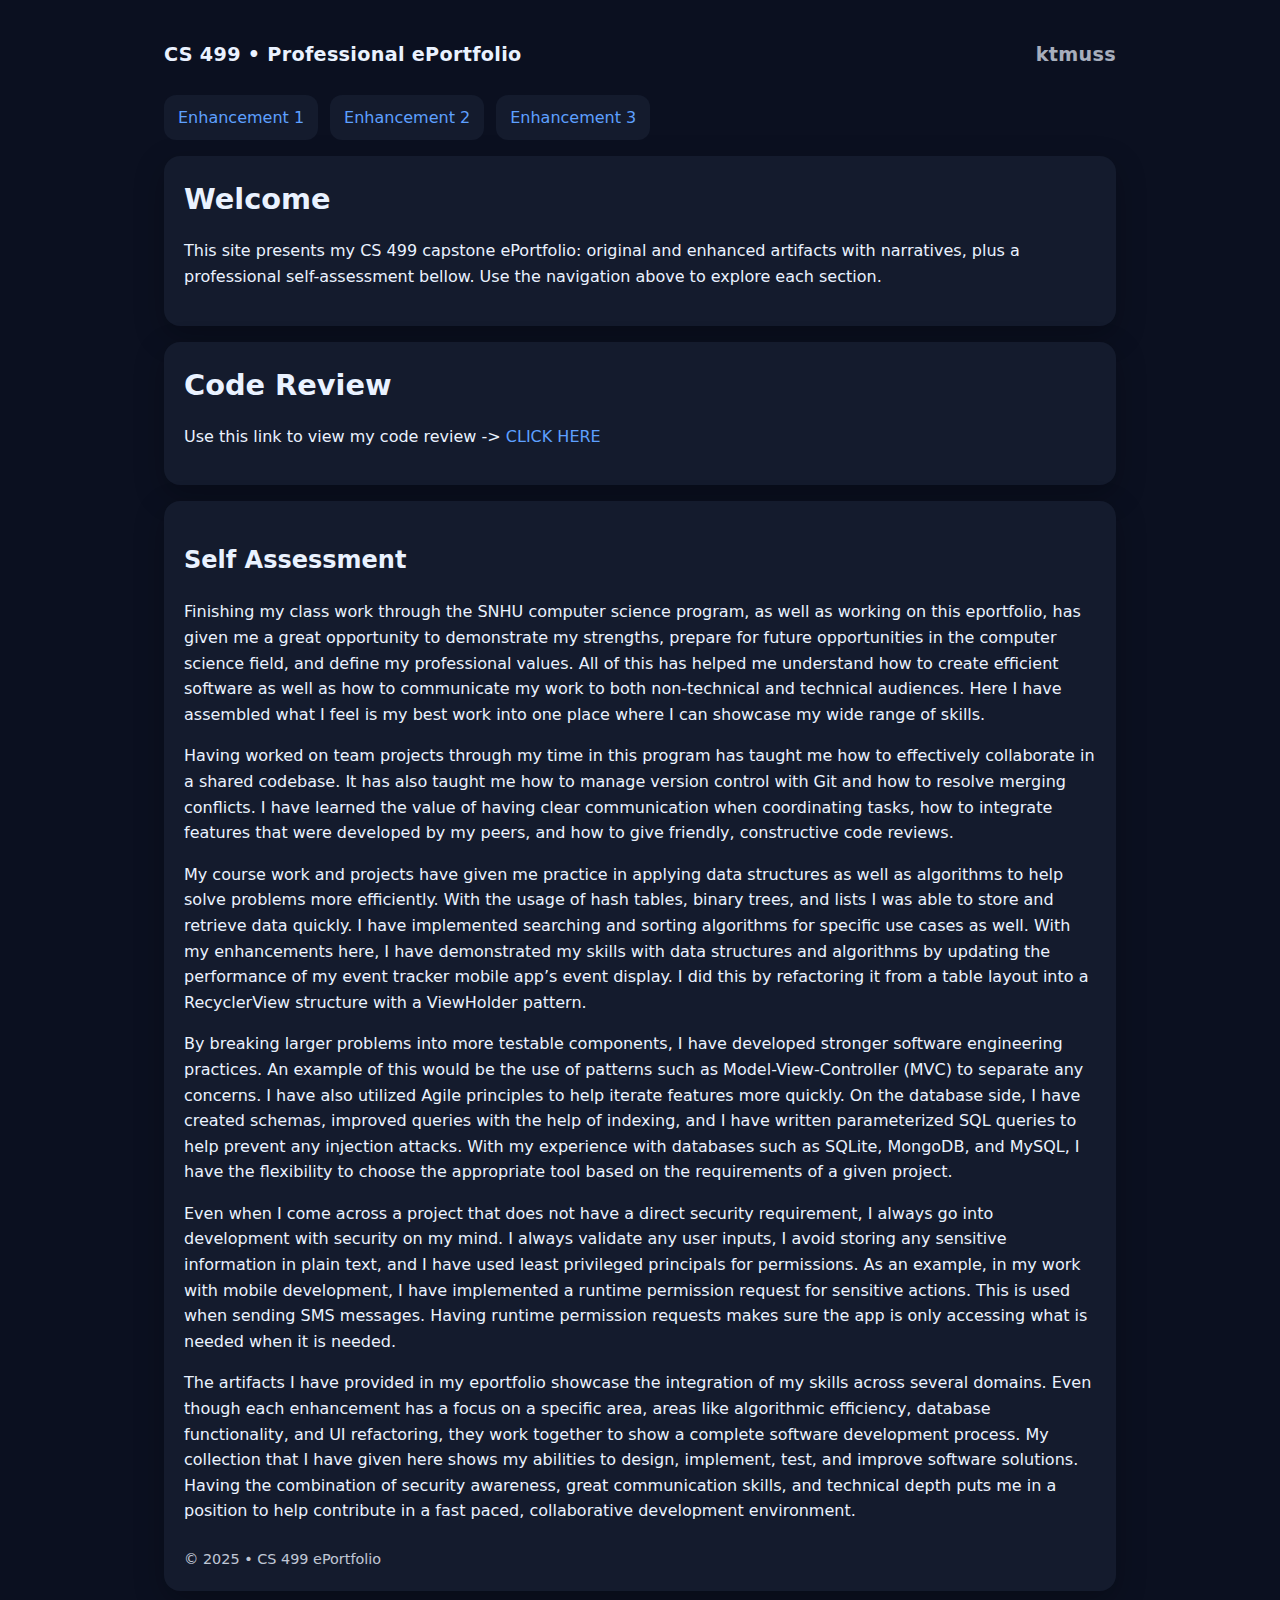
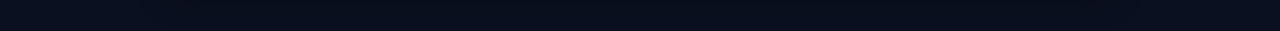
<file: index.html>
<!doctype html>
<html lang="en">
<head>
  <meta charset="utf-8">
  <meta name="viewport" content="width=device-width, initial-scale=1">
  <title>CS 499 ePortfolio</title>
  <link rel="stylesheet" href="css/styles.css">
</head>
<body>
  <div class="container">
    <div class="header">
      <div class="brand">CS 499 • Professional ePortfolio</div>
      <div class="brand" style="opacity:.7">ktmuss</div>
    </div>

    <nav class="nav">
      <a href="artifacts/enhancement1.html">Enhancement 1</a>
      <a href="artifacts/enhancement2.html">Enhancement 2</a>
      <a href="artifacts/enhancement3.html">Enhancement 3</a>
    </nav>

    <section class="card">
      <h1 class="h1">Welcome</h1>
      <p>This site presents my CS 499 capstone ePortfolio: original and enhanced artifacts with narratives, plus a professional self-assessment bellow. Use the navigation above to explore each section.</p>
    </section>

    <section class="card">
  <h1 class="h1">Code Review</h1>
  <p>Use this link to view my code review ->
    <a href="https://drive.google.com/drive/folders/113Y4vanuyNXZw2K5baclDdgSyH6jjAQJ?usp=drive_link" target="_blank">
        CLICK HERE</a>
  </p>
</section>

    <section class="card">
      <h2 clas="h2">Self Assessment</h2>
      <p>Finishing my class work through the SNHU computer science program, as well as working on this eportfolio, has given me a great opportunity to demonstrate my strengths, 
        prepare for future opportunities in the computer science field, and define my professional values. All of this has helped me understand how to create efficient software as well as how to 
        communicate my work to both non-technical and technical audiences. Here I have assembled what I feel is my best work into one place where I can showcase my wide range of skills. </p>

      <p>Having worked on team projects through my time in this program has taught me how to effectively collaborate in a shared codebase. It has also taught me how to manage version control 
        with Git and how to resolve merging conflicts. I have learned the value of having clear communication when coordinating tasks, how to integrate features that were developed by my peers, 
        and how to give friendly, constructive code reviews.</p>

      <p>My course work and projects have given me practice in applying data structures as well as algorithms to help solve problems more efficiently. With the usage of hash tables, binary trees, 
        and lists I was able to store and retrieve data quickly. I have implemented searching and sorting algorithms for specific use cases as well. With my enhancements here, I have demonstrated my 
        skills with data structures and algorithms by updating the performance of my event tracker mobile app’s event display. I did this by refactoring it from a table layout into a RecyclerView structure 
        with a ViewHolder pattern.</p>

      <p>By breaking larger problems into more testable components, I have developed stronger software engineering practices. An example of this would be the use of patterns such as Model-View-Controller 
        (MVC) to separate any concerns. I have also utilized Agile principles to help iterate features more quickly. On the database side, I have created schemas, improved queries with the help of indexing, 
        and I have written parameterized SQL queries to help prevent any injection attacks. With my experience with databases such as SQLite, MongoDB, and MySQL, I have the flexibility to choose the appropriate
        tool based on the requirements of a given project.</p>

      <p>Even when I come across a project that does not have a direct security requirement, I always go into development with security on my mind. I always validate any user inputs, I avoid storing any sensitive 
        information in plain text, and I have used least privileged principals for permissions. As an example, in my work with mobile development, I have implemented a runtime permission request for sensitive actions. 
        This is used when sending SMS messages. Having runtime permission requests makes sure the app is only accessing what is needed when it is needed.</p>

      <p>The artifacts I have provided in my eportfolio showcase the integration of my skills across several domains. Even though each enhancement has a focus on a specific area, areas like algorithmic efficiency, database functionality, 
        and UI refactoring, they work together to show a complete software development process. My collection that I have given here shows my abilities to design, implement, test, and improve software solutions. Having the combination
        of security awareness, great communication skills, and technical depth puts me in a position to help contribute in a fast paced, collaborative development environment.</p>

    <div class="footer">© 2025 • CS 499 ePortfolio</div>
  </div>
</body>
</html>
</file>
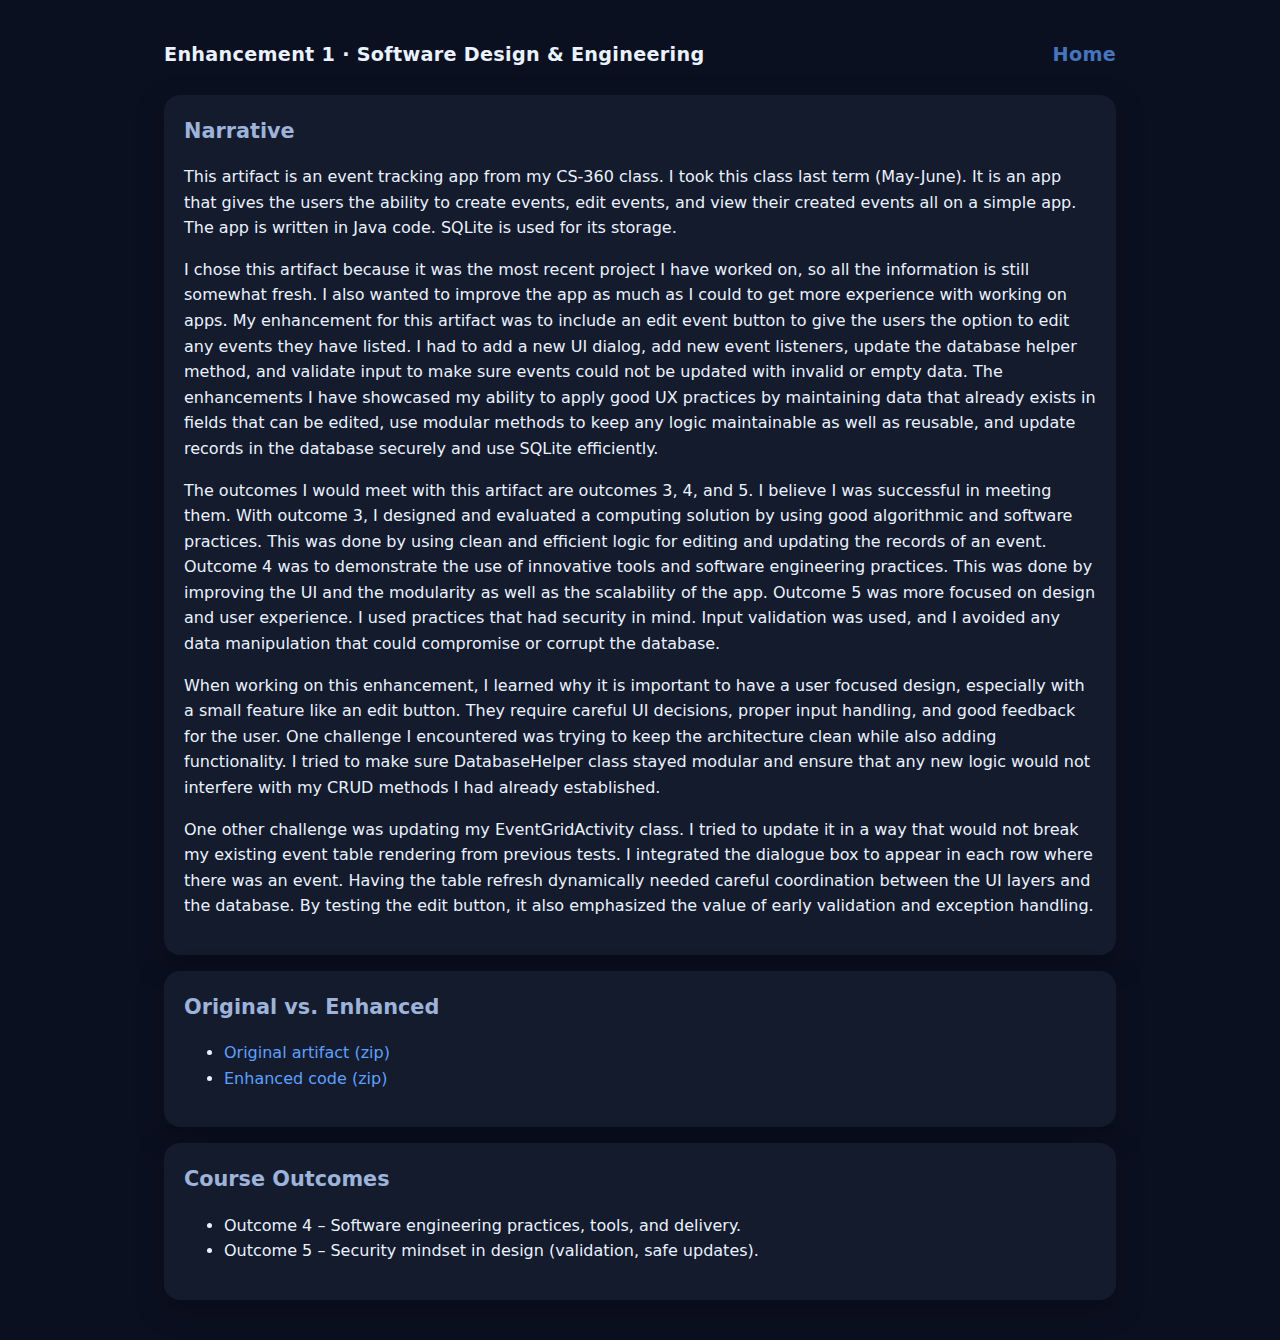
<file: artifacts/enhancement1.html>
<!doctype html>
<html lang="en">
<head>
  <meta charset="utf-8">
  <meta name="viewport" content="width=device-width, initial-scale=1">
  <title>Enhancement 1 · Software Design & Engineering</title>
  <link rel="stylesheet" href="../css/styles.css">
</head>
<body>
  <div class="container">
    <div class="header">
      <div class="brand">Enhancement 1 · Software Design & Engineering</div>
      <a class="brand" style="opacity:.7" href="../index.html">Home</a>
    </div>

    <section class="card">
      <h2 class="h2">Narrative</h2>
      <p>This artifact is an event tracking app from my CS-360 class. I took this class last term (May-June). It is an app that 
        gives the users the ability to create events, edit events, and view their created events all on a simple app. The app is written 
        in Java code. SQLite is used for its storage.</p>

      <p>I chose this artifact because it was the most recent project I have worked on, so all the information is still somewhat fresh. I 
        also wanted to improve the app as much as I could to get more experience with working on apps. My enhancement for this artifact was 
        to include an edit event button to give the users the option to edit any events they have listed. I had to add a new UI dialog, add 
        new event listeners, update the database helper method, and validate input to make sure events could not be updated with invalid or empty data. 
        The enhancements I have showcased my ability to apply good UX practices by maintaining data that already exists in fields that can be edited, use 
        modular methods to keep any logic maintainable as well as reusable, and update records in the database securely and use SQLite efficiently.</p>

      <p>The outcomes I would meet with this artifact are outcomes 3, 4, and 5. I believe I was successful in meeting them. With outcome 3, I designed and 
        evaluated a computing solution by using good algorithmic and software practices. This was done by using clean and efficient logic for editing and updating
        the records of an event. Outcome 4 was to demonstrate the use of innovative tools and software engineering practices. This was done by improving the UI and 
        the modularity as well as the scalability of the app. Outcome 5 was more focused on design and user experience. I used practices that had security in mind. Input 
        validation was used, and I avoided any data manipulation that could compromise or corrupt the database.</p>

      <p>When working on this enhancement, I learned why it is important to have a user focused design, especially with a small feature like an edit button. They require careful 
        UI decisions, proper input handling, and good feedback for the user. One challenge I encountered was trying to keep the architecture clean while also adding functionality. I 
        tried to make sure DatabaseHelper class stayed modular and ensure that any new logic would not interfere with my CRUD methods I had already established.</p>

      <p>One other challenge was updating my EventGridActivity class. I tried to update it in a way that would not break my existing event table rendering from previous tests. I integrated 
        the dialogue box to appear in each row where there was an event. Having the table refresh dynamically needed careful coordination between the UI layers and the database. By testing the 
        edit button, it also emphasized the value of early validation and exception handling. </p>
      
    </section>

    <section class="card">
      <h2 class="h2">Original vs. Enhanced</h2>
      <ul>
        <li><a href="../assets/Original_Keith_Mussino_Event_Tracker_Project.zip">Original artifact (zip)</a></li>
        <li><a href="../assets/CS499_Milestone2_Keith_Mussino_Event_Tracker_Project.zip">Enhanced code (zip)</a></li>
      </ul>
    </section>

    <section class="card">
      <h2 class="h2">Course Outcomes</h2>
      <ul>
        <li>Outcome 4 – Software engineering practices, tools, and delivery.</li>
        <li>Outcome 5 – Security mindset in design (validation, safe updates).</li>
      </ul>
    </section>
  </div>
</body>
</html>
</file>
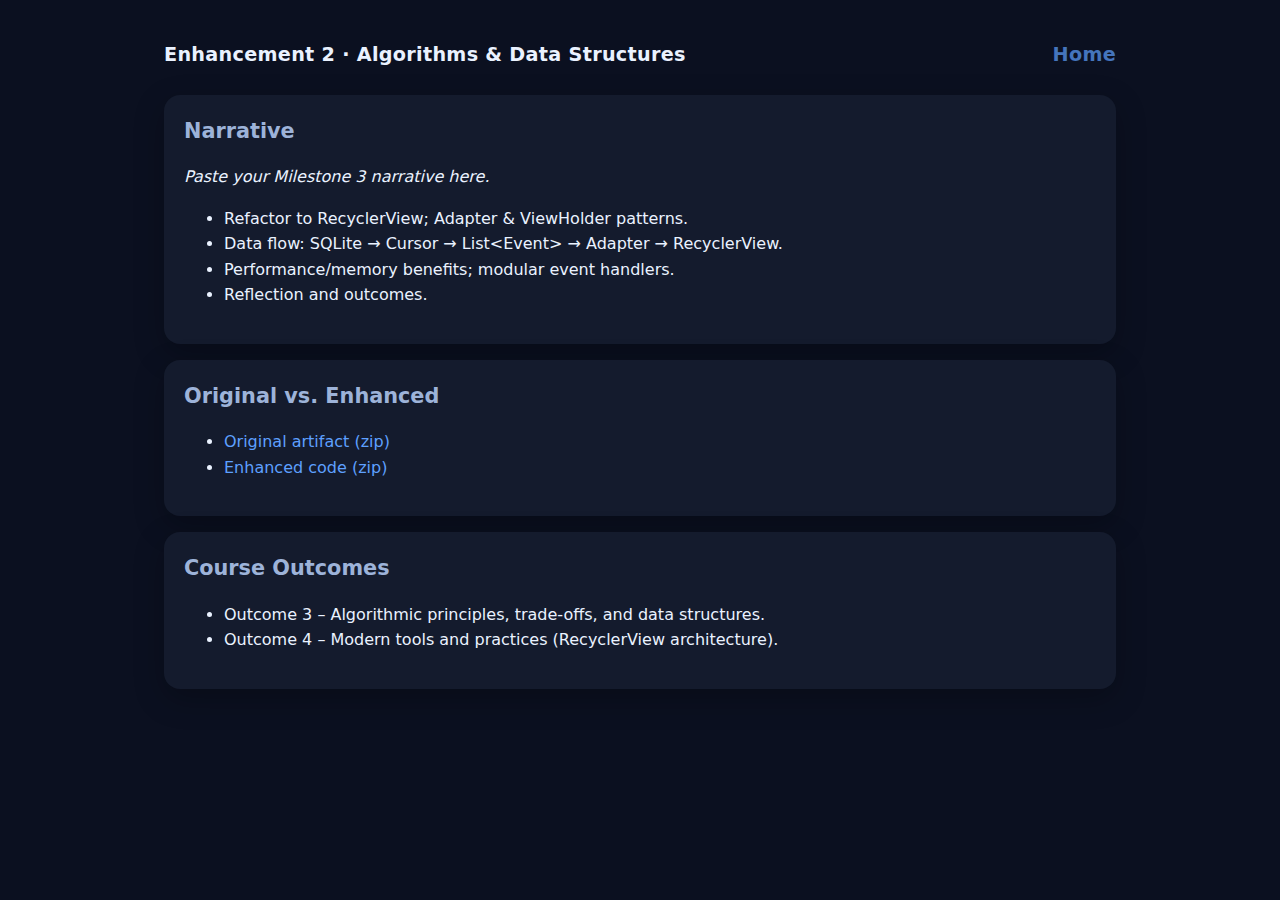
<file: artifacts/enhancement2.html>
<!doctype html>
<html lang="en">
<head>
  <meta charset="utf-8">
  <meta name="viewport" content="width=device-width, initial-scale=1">
  <title>Enhancement 2 · Algorithms & Data Structures</title>
  <link rel="stylesheet" href="../css/styles.css">
</head>
<body>
  <div class="container">
    <div class="header">
      <div class="brand">Enhancement 2 · Algorithms & Data Structures</div>
      <a class="brand" style="opacity:.7" href="../index.html">Home</a>
    </div>

    <section class="card">
      <h2 class="h2">Narrative</h2>
      <p><em>Paste your Milestone 3 narrative here.</em></p>
      <ul>
        <li>Refactor to RecyclerView; Adapter & ViewHolder patterns.</li>
        <li>Data flow: SQLite → Cursor → List&lt;Event&gt; → Adapter → RecyclerView.</li>
        <li>Performance/memory benefits; modular event handlers.</li>
        <li>Reflection and outcomes.</li>
      </ul>
    </section>

    <section class="card">
      <h2 class="h2">Original vs. Enhanced</h2>
      <ul>
        <li><a href="../assets/Original_Keith_Mussino_Event_Tracker_Project.zip">Original artifact (zip)</a></li>
        <li><a href="../assets/CS499_Milestone3_Keith_Mussino_Event_Tracker_Project.zip">Enhanced code (zip)</a></li>
      </ul>
    </section>

    <section class="card">
      <h2 class="h2">Course Outcomes</h2>
      <ul>
        <li>Outcome 3 – Algorithmic principles, trade-offs, and data structures.</li>
        <li>Outcome 4 – Modern tools and practices (RecyclerView architecture).</li>
      </ul>
    </section>
  </div>
</body>
</html>
</file>
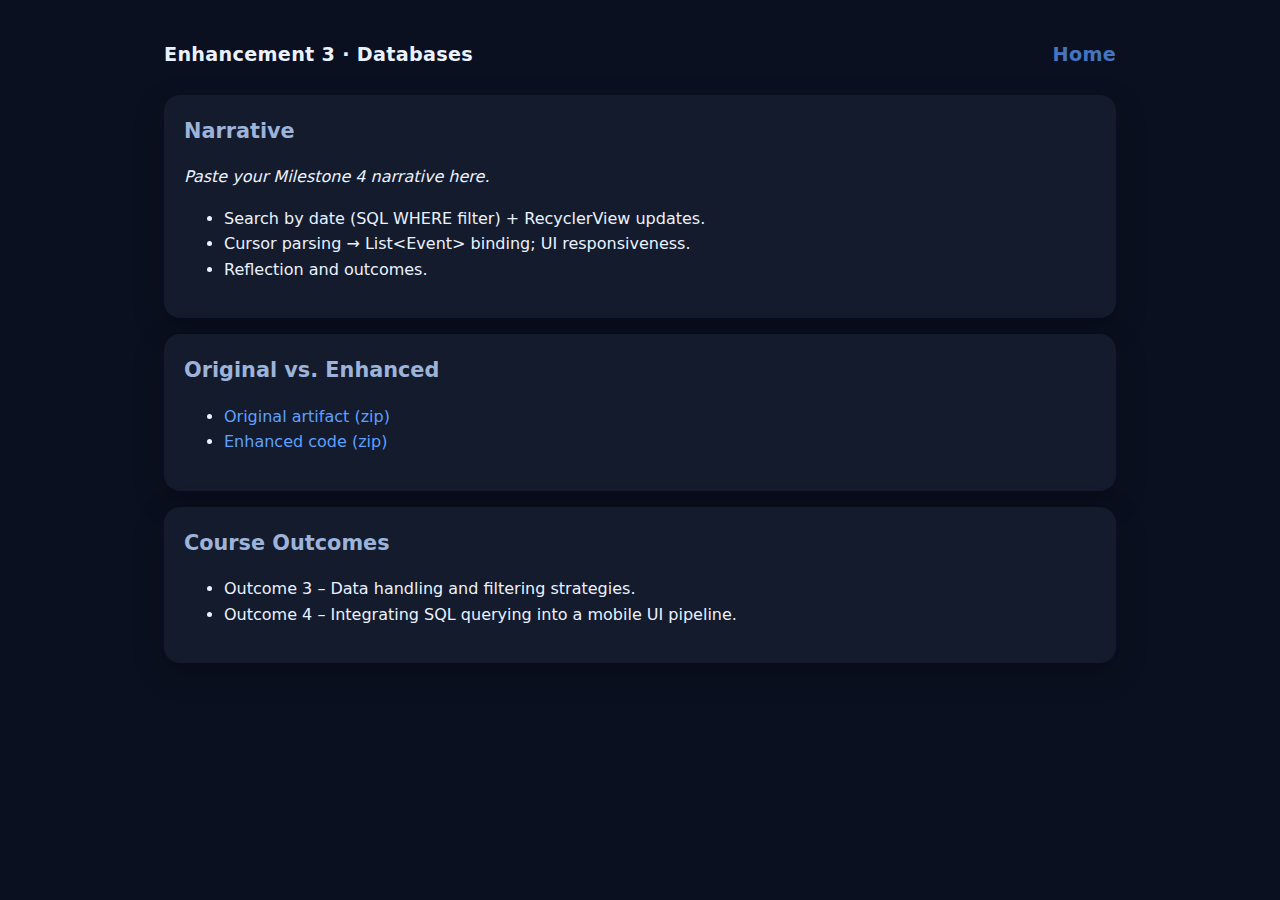
<file: artifacts/enhancement3.html>
<!doctype html>
<html lang="en">
<head>
  <meta charset="utf-8">
  <meta name="viewport" content="width=device-width, initial-scale=1">
  <title>Enhancement 3 · Databases</title>
  <link rel="stylesheet" href="../css/styles.css">
</head>
<body>
  <div class="container">
    <div class="header">
      <div class="brand">Enhancement 3 · Databases</div>
      <a class="brand" style="opacity:.7" href="../index.html">Home</a>
    </div>

    <section class="card">
      <h2 class="h2">Narrative</h2>
      <p><em>Paste your Milestone 4 narrative here.</em></p>
      <ul>
        <li>Search by date (SQL WHERE filter) + RecyclerView updates.</li>
        <li>Cursor parsing → List&lt;Event&gt; binding; UI responsiveness.</li>
        <li>Reflection and outcomes.</li>
      </ul>
    </section>

    <section class="card">
      <h2 class="h2">Original vs. Enhanced</h2>
      <ul>
        <li><a href="../assets/Original_Keith_Mussino_Event_Tracker_Project.zip">Original artifact (zip)</a></li>
        <li><a href="../assets/CS499_Milestone4_Keith_Mussino_Event_Tracker_Project.zip">Enhanced code (zip)</a></li>
      </ul>
    </section>

    <section class="card">
      <h2 class="h2">Course Outcomes</h2>
      <ul>
        <li>Outcome 3 – Data handling and filtering strategies.</li>
        <li>Outcome 4 – Integrating SQL querying into a mobile UI pipeline.</li>
      </ul>
    </section>
  </div>
</body>
</html>
</file>
<file: css/styles.css>
:root{--bg:#0b1020;--card:#141b2d;--ink:#eaf2ff;--muted:#9db3d9;--accent:#5ea0ff}
*{box-sizing:border-box}
body{margin:0;background:var(--bg);color:var(--ink);font-family:system-ui,-apple-system,Segoe UI,Roboto,Ubuntu,"Helvetica Neue",Arial;line-height:1.6}
a{color:var(--accent);text-decoration:none}
a:hover{text-decoration:underline}
.container{max-width:1000px;margin:0 auto;padding:24px}
.nav{display:flex;gap:12px;flex-wrap:wrap;margin:0 0 16px}
.nav a{padding:10px 14px;background:var(--card);border-radius:12px}
.header{display:flex;align-items:center;justify-content:space-between;margin:16px 0 24px}
.brand{font-weight:700;font-size:1.2rem;letter-spacing:.3px}
.card{background:var(--card);padding:20px;border-radius:16px;box-shadow:0 10px 30px rgba(0,0,0,.25);margin-bottom:16px}
.h1{font-size:1.8rem;margin:0 0 8px}
.h2{font-size:1.3rem;margin:0 0 8px;color:var(--muted)}
.footer{opacity:.8;font-size:.9rem;margin-top:24px}
</file>
